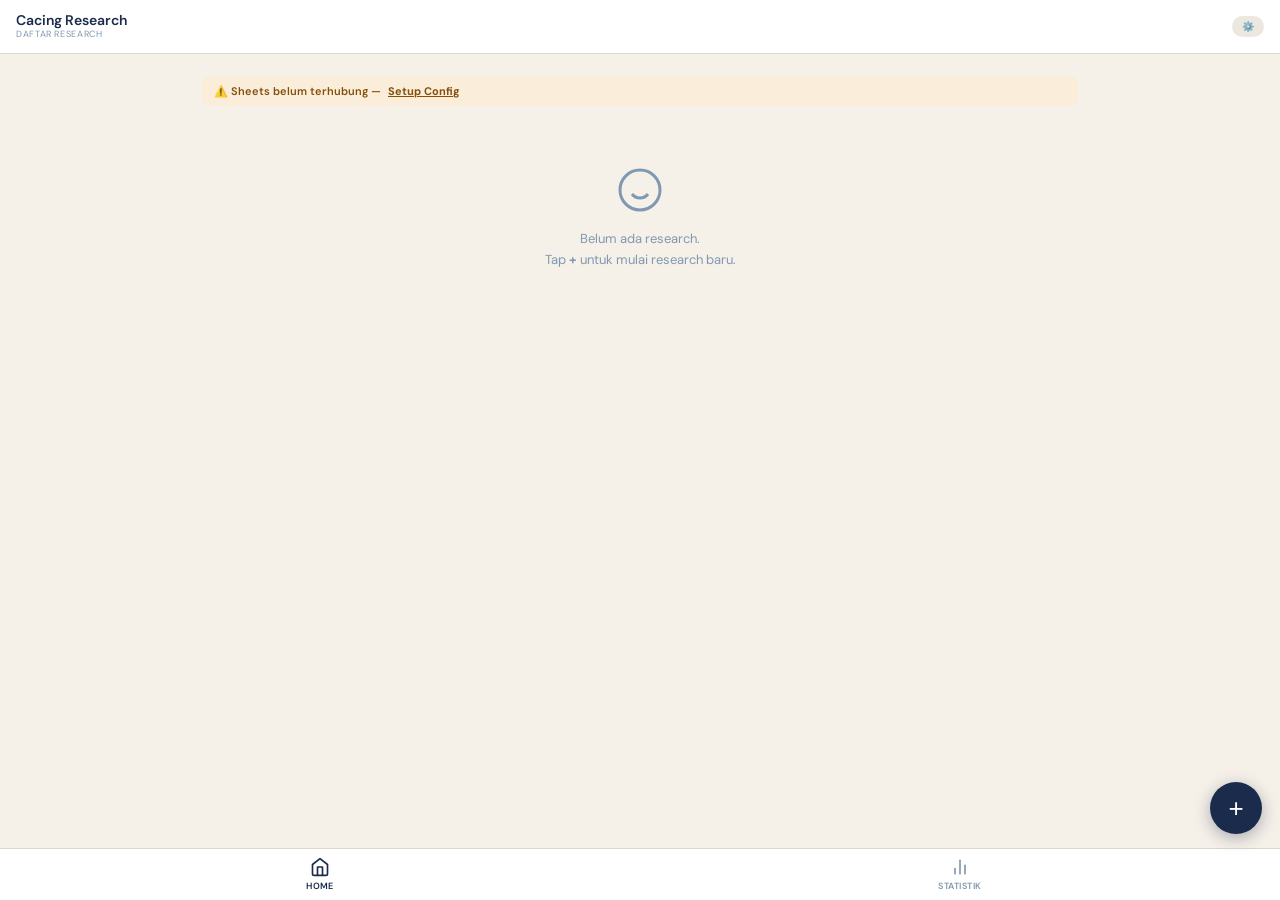
<file: pwa/index.html>
<!DOCTYPE html>
<html lang="id">
<head>
<meta charset="UTF-8">
<meta name="viewport" content="width=device-width, initial-scale=1, viewport-fit=cover">
<meta name="theme-color" content="#1B2B4B">
<meta name="apple-mobile-web-app-capable" content="yes">
<meta name="apple-mobile-web-app-status-bar-style" content="default">
<meta name="apple-mobile-web-app-title" content="Cacing Research">
<title>Cacing Research</title>
<link rel="manifest" href="manifest.json">
<link href="https://fonts.googleapis.com/css2?family=DM+Sans:wght@300;400;500;600;700&display=swap" rel="stylesheet">
<style>
*{box-sizing:border-box;margin:0;padding:0;-webkit-tap-highlight-color:transparent;}
:root{
  --navy:#1B2B4B;--navy2:#243659;
  --steel:#4A7B8C;--steel2:#5A8F9F;--steel3:#C8DDE2;
  --cream:#F5F0E8;--cream2:#EDE8DF;--cream3:#DDD6CA;
  --white:#FFFFFF;
  --text1:#1B2B4B;--text2:#4A6080;--text3:#8098B0;
  --success:#2E7D5E;--success-bg:#EAF3DE;--success-tx:#27500A;
  --danger:#8B2E2E;--warn-bg:#FAEEDA;--warn-tx:#854F0B;
  --r-sm:6px;--r-md:10px;--r-lg:14px;
  --header-h:54px;
}
html,body{height:100%;font-family:'DM Sans',sans-serif;background:var(--cream);color:var(--text1);-webkit-text-size-adjust:100%;overscroll-behavior-y:none;}
body{display:flex;flex-direction:column;min-height:100vh;}
.app{display:flex;flex-direction:column;min-height:100vh;padding-bottom:calc(60px + env(safe-area-inset-bottom));}

/* HEADER */
header{background:var(--white);display:flex;align-items:center;gap:9px;padding:0 16px;
  position:sticky;top:0;z-index:40;border-bottom:1px solid var(--cream3);flex-shrink:0;
  padding-top:env(safe-area-inset-top);height:calc(var(--header-h) + env(safe-area-inset-top));}
.h-back{background:none;border:none;color:var(--steel);cursor:pointer;font-size:22px;
  width:34px;height:34px;display:flex;align-items:center;justify-content:center;margin-left:-6px;display:none;}
header h1{font-size:14px;font-weight:600;color:var(--navy);}
header .h-sub{font-size:9px;color:var(--text3);text-transform:uppercase;letter-spacing:.07em;margin-top:2px;}
header .h-titles{display:flex;flex-direction:column;line-height:1.1;flex:1;}
.h-badge{font-size:10px;font-weight:700;padding:3px 10px;border-radius:20px;margin-left:auto;border:none;cursor:pointer;font-family:inherit;}
.h-badge.aktif{background:var(--success-bg);color:var(--success-tx);}
.h-badge.selesai{background:var(--cream2);color:var(--text3);}
.h-right{margin-left:auto;font-size:10px;font-weight:600;color:var(--steel);background:var(--cream2);padding:4px 10px;border-radius:20px;border:none;cursor:pointer;font-family:inherit;}

/* CONTENT */
.content{flex:1;padding:14px;max-width:920px;width:100%;margin:0 auto;}
.view{display:none;}.view.active{display:block;animation:fade .18s ease;}
@keyframes fade{from{opacity:0;transform:translateY(4px);}to{opacity:1;transform:none;}}
.section-lbl{font-size:10px;color:var(--text3);text-transform:uppercase;letter-spacing:.08em;
  font-weight:600;margin:16px 2px 8px;display:flex;align-items:center;gap:7px;}
.section-lbl::after{content:'';flex:1;height:1px;background:var(--cream3);}

/* FORM */
.form-card{background:var(--white);border:1px solid var(--cream3);border-radius:var(--r-lg);padding:14px;margin-bottom:12px;}
.field{margin-bottom:13px;}.field:last-child{margin-bottom:0;}
.field>label{display:block;font-size:10px;font-weight:600;color:var(--text3);text-transform:uppercase;letter-spacing:.04em;margin-bottom:5px;}
.field .req{color:var(--danger);}
input,select,textarea{width:100%;font-family:inherit;font-size:14px;color:var(--text1);
  background:var(--cream);border:1px solid var(--cream3);border-radius:var(--r-sm);
  padding:10px 11px;outline:none;transition:border-color .12s,background .12s;}
input:focus,select:focus,textarea:focus{border-color:var(--steel2);background:var(--white);}
select{appearance:none;background-image:url("data:image/svg+xml;utf8,<svg xmlns='http://www.w3.org/2000/svg' width='14' height='14' viewBox='0 0 24 24' fill='none' stroke='%238098B0' stroke-width='2'><polyline points='6 9 12 15 18 9'/></svg>");
  background-repeat:no-repeat;background-position:right 10px center;padding-right:32px;}
textarea{resize:vertical;min-height:62px;}
.field-row{display:flex;gap:9px;}.field-row>.field{flex:1;}

/* BUTTONS */
.btn{padding:12px 16px;border-radius:var(--r-md);font-size:14px;font-weight:600;cursor:pointer;
  border:none;font-family:inherit;transition:all .12s;display:inline-flex;align-items:center;justify-content:center;gap:7px;}
.btn:active{transform:scale(.98);}
.btn-primary{background:var(--navy);color:#fff;}
.btn-danger{background:transparent;color:var(--danger);border:1px solid rgba(139,46,46,.2);}
.btn-ghost{background:var(--cream2);color:var(--text2);}
.btn-block{width:100%;}
.btn:disabled{opacity:.5;cursor:not-allowed;}
.btn-sm{padding:7px 12px;font-size:12px;}

/* BOTTOM NAV */
.bot-nav{position:fixed;bottom:0;left:0;right:0;height:calc(52px + env(safe-area-inset-bottom));
  background:var(--white);border-top:1px solid var(--cream3);display:flex;z-index:50;padding-bottom:env(safe-area-inset-bottom);}
.bot-nav button{flex:1;display:flex;flex-direction:column;align-items:center;justify-content:center;
  gap:3px;background:none;border:none;font-family:inherit;font-size:9px;font-weight:600;
  color:var(--text3);cursor:pointer;transition:color .12s;text-transform:uppercase;letter-spacing:.05em;}
.bot-nav button.active{color:var(--navy);}

/* FAB */
.fab{position:fixed;bottom:calc(52px + env(safe-area-inset-bottom) + 14px);right:18px;
  width:52px;height:52px;border-radius:50%;background:var(--navy);color:#fff;
  border:none;font-size:26px;cursor:pointer;display:flex;align-items:center;justify-content:center;
  box-shadow:0 4px 16px rgba(27,43,75,.35);z-index:60;transition:transform .12s,opacity .2s;}
.fab:active{transform:scale(.94);}
.fab.hidden{opacity:0;pointer-events:none;}

/* RESEARCH CARD (home) */
.res-card{background:var(--white);border:1px solid var(--cream3);border-radius:var(--r-lg);
  padding:14px;margin-bottom:10px;cursor:pointer;transition:box-shadow .12s;
  border-left:4px solid var(--steel);}
.res-card.selesai{border-left-color:var(--cream3);}
.res-card:active{box-shadow:0 2px 12px rgba(27,43,75,.1);}
.res-header{display:flex;align-items:flex-start;justify-content:space-between;gap:8px;margin-bottom:10px;}
.res-nama{font-size:15px;font-weight:700;color:var(--navy);}
.res-jenis{font-size:10px;font-weight:700;background:var(--navy);color:#fff;border-radius:20px;padding:3px 10px;white-space:nowrap;}
.res-jenis.selesai{background:var(--cream3);color:var(--text3);}
.res-grid{display:grid;grid-template-columns:1fr 1fr 1fr;gap:6px;}
.res-item{background:var(--cream);border-radius:var(--r-sm);padding:6px 8px;}
.res-item-lbl{font-size:9px;font-weight:700;color:var(--text3);text-transform:uppercase;}
.res-item-val{font-size:12px;font-weight:600;color:var(--text1);margin-top:1px;}
.res-footer{display:flex;align-items:center;justify-content:space-between;margin-top:10px;}
.res-days{font-size:11px;color:var(--steel);font-weight:600;}
.res-date{font-size:10px;color:var(--text3);}

/* LOG HARIAN (detail view) */
.log-timeline{position:relative;padding-left:24px;}
.log-timeline::before{content:'';position:absolute;left:7px;top:0;bottom:0;width:2px;background:var(--cream3);}
.log-item{position:relative;margin-bottom:16px;}
.log-item::before{content:'';position:absolute;left:-20px;top:14px;width:10px;height:10px;
  border-radius:50%;background:var(--steel);border:2px solid var(--white);box-shadow:0 0 0 2px var(--steel3);}
.log-card{background:var(--white);border:1px solid var(--cream3);border-radius:var(--r-lg);padding:12px;}
.log-head{display:flex;align-items:center;justify-content:space-between;margin-bottom:8px;}
.log-hari{font-size:11px;font-weight:700;color:var(--navy);}
.log-date{font-size:10px;color:var(--text3);}
.log-grid{display:grid;grid-template-columns:1fr 1fr;gap:6px;margin-bottom:8px;}
.log-item-box{background:var(--cream);border-radius:var(--r-sm);padding:6px 8px;}
.log-item-lbl{font-size:9px;font-weight:700;color:var(--text3);text-transform:uppercase;}
.log-item-val{font-size:13px;font-weight:600;color:var(--text1);margin-top:1px;}
.log-notes{font-size:12px;color:var(--text2);background:var(--cream);border-radius:var(--r-sm);padding:8px;line-height:1.5;}
.log-photos{display:flex;gap:6px;margin-top:8px;overflow-x:auto;}
.log-photo{width:60px;height:60px;object-fit:cover;border-radius:var(--r-sm);flex-shrink:0;}
.log-del{background:none;border:none;color:var(--text3);font-size:11px;cursor:pointer;margin-top:6px;font-family:inherit;padding:0;}
.log-del:hover{color:var(--danger);}

/* DETAIL HEADER INFO */
.detail-info{background:var(--white);border:1px solid var(--cream3);border-radius:var(--r-lg);padding:14px;margin-bottom:14px;}
.detail-grid{display:grid;grid-template-columns:1fr 1fr;gap:8px;}
.detail-item{background:var(--cream);border-radius:var(--r-sm);padding:8px 10px;}
.detail-lbl{font-size:9px;font-weight:700;color:var(--text3);text-transform:uppercase;}
.detail-val{font-size:13px;font-weight:600;color:var(--text1);margin-top:2px;}
.detail-actions{display:flex;gap:8px;margin-top:10px;}

/* STATISTIK */
.stat-grid{display:grid;grid-template-columns:1fr 1fr;gap:10px;margin-bottom:14px;}
.stat-card{background:var(--white);border:1px solid var(--cream3);border-radius:var(--r-lg);padding:14px;}
.stat-card.wide{grid-column:span 2;}
.stat-num{font-size:28px;font-weight:700;color:var(--navy);}
.stat-lbl{font-size:10px;color:var(--text3);text-transform:uppercase;letter-spacing:.05em;margin-top:2px;}

/* SYNC BAR */
.sync-bar{font-size:11px;font-weight:600;padding:8px 12px;border-radius:var(--r-sm);margin-bottom:12px;display:flex;align-items:center;gap:7px;}
.sync-bar.ok{background:var(--success-bg);color:var(--success-tx);}
.sync-bar.err{background:var(--warn-bg);color:var(--warn-tx);}
.sync-bar a{color:inherit;font-weight:700;}

/* CONFIG */
.config-hint{font-size:12px;color:var(--text2);line-height:1.7;margin-bottom:14px;background:var(--cream);border-radius:var(--r-md);padding:12px;}
.config-hint code{font-size:11px;background:var(--cream2);padding:1px 5px;border-radius:3px;color:#BA7517;}
.config-hint a{color:var(--steel);font-weight:600;}

/* MODAL */
.modal-overlay{position:fixed;inset:0;background:rgba(0,0,0,.45);z-index:100;
  display:flex;align-items:flex-end;opacity:0;pointer-events:none;transition:opacity .2s;}
.modal-overlay.open{opacity:1;pointer-events:all;}
.modal-sheet{background:var(--white);border-radius:20px 20px 0 0;width:100%;
  max-height:92vh;overflow-y:auto;transform:translateY(40px);transition:transform .22s;}
.modal-overlay.open .modal-sheet{transform:translateY(0);}
.modal-head{position:sticky;top:0;background:var(--white);padding:16px 16px 12px;
  border-bottom:1px solid var(--cream3);display:flex;align-items:center;justify-content:space-between;z-index:2;}
.modal-title{font-size:16px;font-weight:700;color:var(--navy);}
.modal-close{background:none;border:none;font-size:22px;color:var(--text3);cursor:pointer;
  width:34px;height:34px;display:flex;align-items:center;justify-content:center;border-radius:50%;}
.modal-body{padding:14px 16px;padding-bottom:32px;}

/* FOTO */
.photo-strip{display:flex;gap:8px;overflow-x:auto;padding-bottom:4px;margin-top:4px;}
.photo-thumb{position:relative;width:72px;height:72px;flex-shrink:0;}
.photo-thumb img{width:72px;height:72px;object-fit:cover;border-radius:var(--r-sm);}
.photo-thumb .rm{position:absolute;top:-6px;right:-6px;width:20px;height:20px;
  background:var(--danger);color:#fff;border:none;border-radius:50%;font-size:13px;cursor:pointer;
  display:flex;align-items:center;justify-content:center;}
.photo-add{width:72px;height:72px;flex-shrink:0;border:2px dashed var(--cream3);
  border-radius:var(--r-sm);display:flex;align-items:center;justify-content:center;
  font-size:26px;color:var(--text3);cursor:pointer;background:var(--cream);}

/* TOAST */
.toast{position:fixed;bottom:calc(60px + 14px);left:50%;transform:translateX(-50%) translateY(20px);
  background:var(--navy);color:#fff;padding:12px 18px;border-radius:var(--r-md);font-size:13px;font-weight:500;
  box-shadow:0 6px 22px rgba(27,43,75,.35);z-index:300;display:flex;align-items:center;gap:9px;
  opacity:0;pointer-events:none;transition:all .25s;max-width:90vw;}
.toast.show{opacity:1;transform:translateX(-50%) translateY(0);}
.toast.err{background:var(--danger);}
.toast-ic{width:20px;height:20px;border-radius:50%;background:rgba(255,255,255,.2);display:flex;align-items:center;justify-content:center;flex-shrink:0;font-size:12px;}

/* MISC */
.empty{text-align:center;padding:48px 24px;color:var(--text3);}
.empty p{font-size:13px;line-height:1.6;margin-top:10px;}
.spinner-sm{width:14px;height:14px;border:2px solid currentColor;border-top-color:transparent;border-radius:50%;display:inline-block;animation:spin .6s linear infinite;}
@keyframes spin{to{transform:rotate(360deg);}}
@media(min-width:560px){.content{padding:22px;}}
</style>
</head>
<body>

<div class="app" id="app">

  <!-- HEADER -->
  <header>
    <button class="h-back" id="h-back">‹</button>
    <div class="h-titles">
      <h1 id="h-title">Cacing Research</h1>
      <span class="h-sub" id="h-sub">Daftar Research</span>
    </div>
    <button class="h-right" id="btn-config">⚙️</button>
  </header>

  <main class="content">

    <!-- VIEW: HOME (daftar research) -->
    <div class="view active" id="view-home">
      <div id="sync-status"></div>
      <div id="res-list"></div>
    </div>

    <!-- VIEW: DETAIL RESEARCH -->
    <div class="view" id="view-detail">
      <div id="detail-info"></div>
      <div class="section-lbl">Log Pengamatan Harian</div>
      <div class="log-timeline" id="log-list"></div>
    </div>

    <!-- VIEW: STATISTIK -->
    <div class="view" id="view-stats">
      <div class="section-lbl">Ringkasan</div>
      <div class="stat-grid">
        <div class="stat-card"><div class="stat-num" id="s-total">-</div><div class="stat-lbl">Total Research</div></div>
        <div class="stat-card"><div class="stat-num" id="s-aktif">-</div><div class="stat-lbl">Sedang Aktif</div></div>
        <div class="stat-card wide"><div class="stat-num" id="s-hari">-</div><div class="stat-lbl">Total Hari Pengamatan</div></div>
      </div>
      <div class="section-lbl">Per Jenis Cacing</div>
      <div class="form-card" id="s-jenis"></div>
    </div>

    <!-- VIEW: CONFIG -->
    <div class="view" id="view-config">
      <div class="form-card">
        <div class="config-hint">
          🔧 <strong>Setup Google Sheets</strong><br><br>
          1. Buka <a href="https://sheets.google.com" target="_blank">sheets.google.com</a> → buat spreadsheet baru<br>
          2. <strong>Ekstensi → Apps Script</strong> → paste kode dari repo<br>
          3. Run <code>setupSheet()</code> → Deploy sebagai Web App<br>
          4. Paste URL di bawah
        </div>
        <div class="field">
          <label>URL Apps Script <span class="req">*</span></label>
          <input type="url" id="cfg-url" placeholder="https://script.google.com/macros/s/.../exec">
        </div>
        <div class="field">
          <label>Nama Peneliti</label>
          <input type="text" id="cfg-nama" placeholder="Nama kamu">
        </div>
        <button class="btn btn-primary btn-block" id="btn-save-config">💾 Simpan Config</button>
        <div id="cfg-test-result" style="margin-top:10px;font-size:12px;"></div>
      </div>
      <button class="btn btn-ghost btn-block" id="btn-test-conn" style="margin-top:8px;">🔗 Test Koneksi</button>
    </div>

  </main>

  <!-- BOTTOM NAV -->
  <nav class="bot-nav" id="bot-nav">
    <button class="active" data-view="view-home" id="nav-home">
      <svg width="20" height="20" viewBox="0 0 24 24" fill="none" stroke="currentColor" stroke-width="2" stroke-linecap="round" stroke-linejoin="round"><path d="M3 9l9-7 9 7v11a2 2 0 0 1-2 2H5a2 2 0 0 1-2-2z"/><polyline points="9 22 9 12 15 12 15 22"/></svg>
      Home
    </button>
    <button data-view="view-stats" id="nav-stats">
      <svg width="20" height="20" viewBox="0 0 24 24" fill="none" stroke="currentColor" stroke-width="2" stroke-linecap="round" stroke-linejoin="round"><line x1="18" y1="20" x2="18" y2="10"/><line x1="12" y1="20" x2="12" y2="4"/><line x1="6" y1="20" x2="6" y2="14"/></svg>
      Statistik
    </button>
  </nav>

  <!-- FAB -->
  <button class="fab" id="fab">+</button>
</div>

<!-- MODAL: RESEARCH BARU -->
<div class="modal-overlay" id="modal-research">
  <div class="modal-sheet">
    <div class="modal-head">
      <span class="modal-title">Research Baru</span>
      <button class="modal-close" data-modal="modal-research">✕</button>
    </div>
    <div class="modal-body">
      <div class="section-lbl">Identitas Research</div>
      <div class="form-card">
        <div class="field">
          <label>Nama Research <span class="req">*</span></label>
          <input type="text" id="r-nama" placeholder="cth: Batch ANC September 2026">
        </div>
        <div class="field">
          <label>Jenis Cacing <span class="req">*</span></label>
          <select id="r-jenis">
            <option value="">— pilih —</option>
            <option>ANC (African Night Crawler)</option>
            <option>BSF (Black Soldier Fly)</option>
            <option>Lumbricus Rubellus</option>
            <option>Eisenia Fetida (Red Worm)</option>
            <option value="Lainnya">Lainnya...</option>
          </select>
        </div>
        <div class="field" id="r-field-jenis-lain" style="display:none;">
          <label>Tulis Jenis Cacing</label>
          <input type="text" id="r-jenis-lain" placeholder="Jenis cacing...">
        </div>
      </div>
      <div class="section-lbl">Setup Awal</div>
      <div class="form-card">
        <div class="field-row">
          <div class="field">
            <label>Jumlah Bibit</label>
            <input type="text" id="r-bibit" placeholder="cth: 1000 ekor">
          </div>
          <div class="field">
            <label>Kascing (kg)</label>
            <input type="number" id="r-kascing" placeholder="0.0" step="0.1" min="0">
          </div>
        </div>
        <div class="field">
          <label>Pretreatment Pakan</label>
          <select id="r-pretreatment">
            <option value="">— tidak ada —</option>
            <option>Fermentasi</option>
            <option>Pengomposan</option>
            <option>Blanching</option>
            <option>Dicacah/Diblender</option>
            <option>Campuran</option>
            <option value="Lainnya">Lainnya...</option>
          </select>
        </div>
        <div class="field" id="r-field-treat-lain" style="display:none;">
          <label>Detail Pretreatment</label>
          <input type="text" id="r-treat-lain" placeholder="Jelaskan...">
        </div>
      </div>
      <button class="btn btn-primary btn-block" id="btn-simpan-research">🪱 Mulai Research</button>
    </div>
  </div>
</div>

<!-- MODAL: PENGAMATAN HARIAN -->
<div class="modal-overlay" id="modal-log">
  <div class="modal-sheet">
    <div class="modal-head">
      <span class="modal-title" id="modal-log-title">Pengamatan Hari ke-?</span>
      <button class="modal-close" data-modal="modal-log">✕</button>
    </div>
    <div class="modal-body">
      <div class="section-lbl">Data Hari Ini</div>
      <div class="form-card">
        <div class="field">
          <label>Jumlah Limbah Masuk (kg)</label>
          <input type="number" id="l-limbah" placeholder="0.0" step="0.1" min="0">
        </div>
        <div class="field">
          <label>Catatan Pengamatan</label>
          <textarea id="l-catatan" rows="3" placeholder="Kondisi cacing, pertumbuhan, anomali, suhu..."></textarea>
        </div>
      </div>
      <div class="section-lbl">Foto Dokumentasi</div>
      <div class="form-card">
        <div class="photo-strip" id="log-photo-strip">
          <div class="photo-add" id="log-photo-add">📷</div>
        </div>
        <input type="file" id="log-photo-input" accept="image/*" multiple style="display:none;">
        <p style="font-size:10px;color:var(--text3);margin-top:6px;">Tap 📷 untuk foto / pilih galeri</p>
      </div>
      <button class="btn btn-primary btn-block" id="btn-simpan-log">✓ Simpan Pengamatan</button>
    </div>
  </div>
</div>

<!-- TOAST -->
<div class="toast" id="toast"><span class="toast-ic" id="toast-ic">✓</span><span id="toast-msg"></span></div>

<script src="app.js"></script>
</body>
</html>
</file>
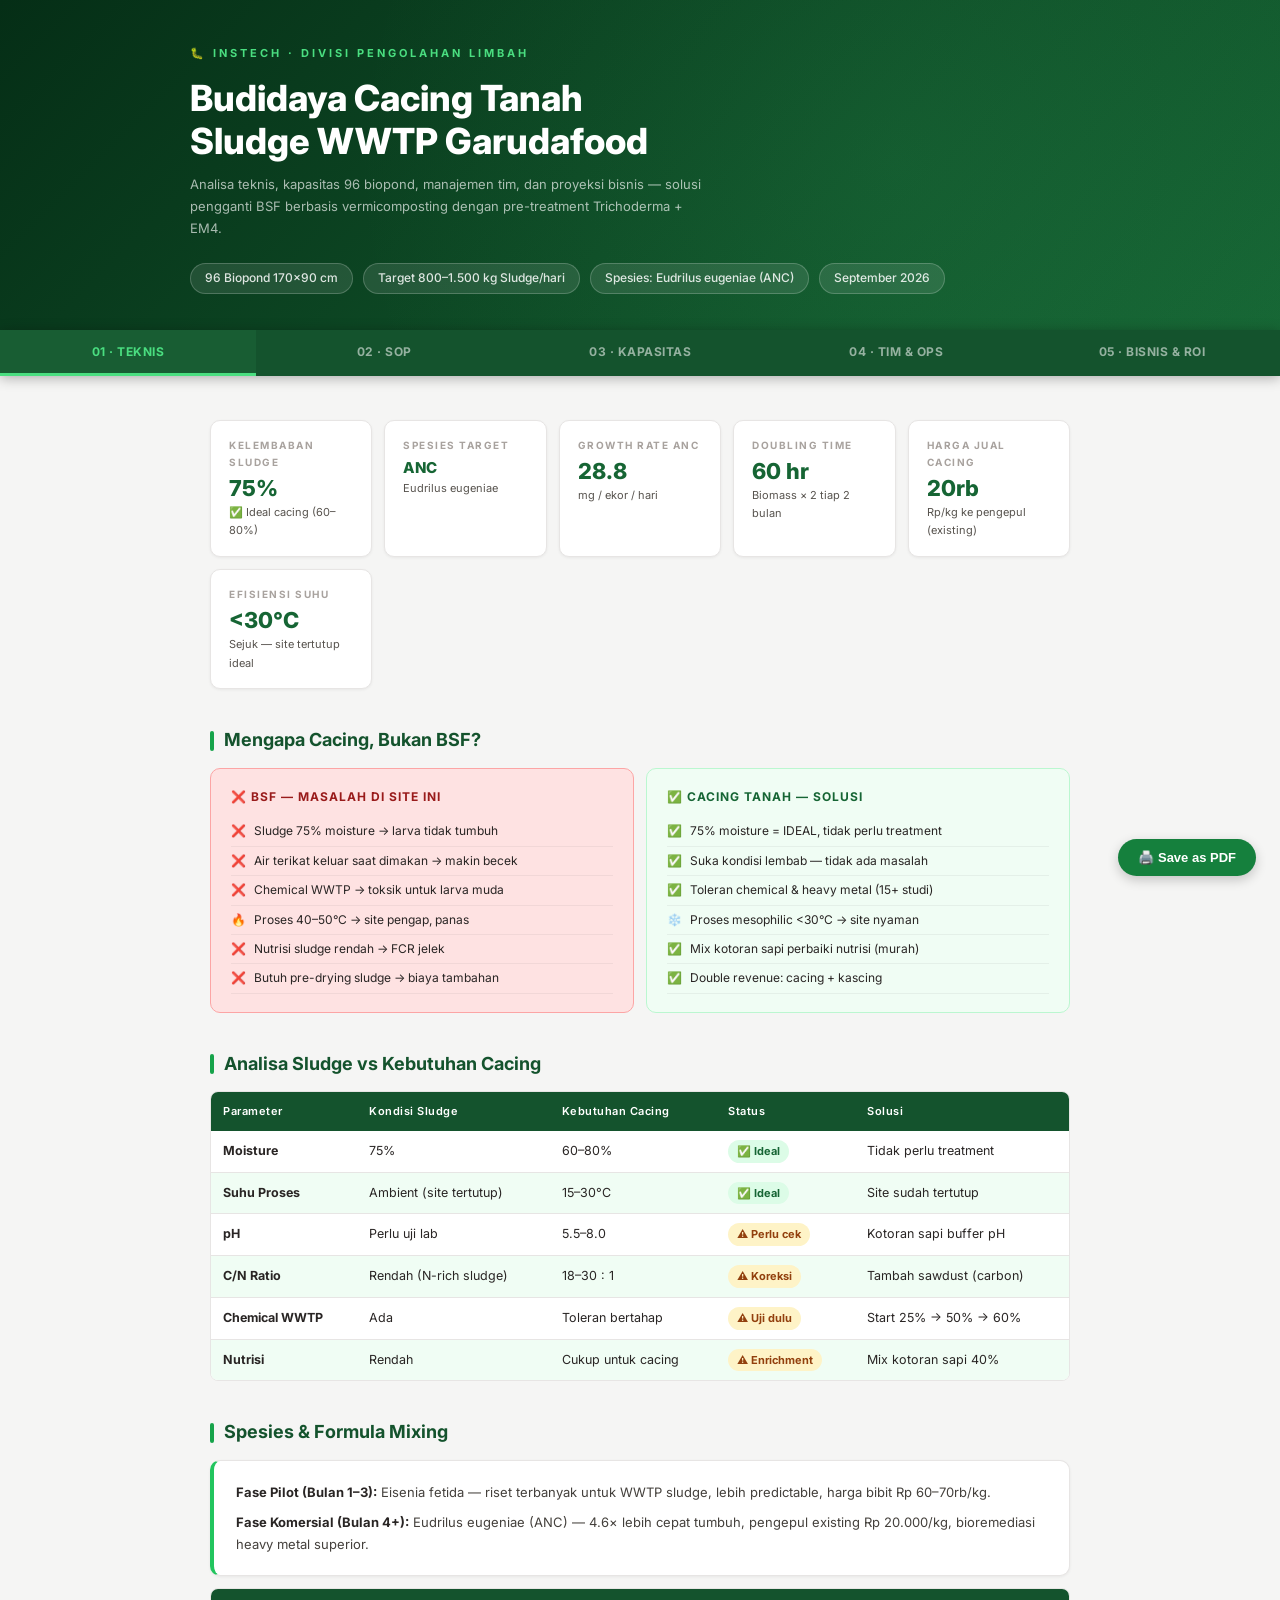
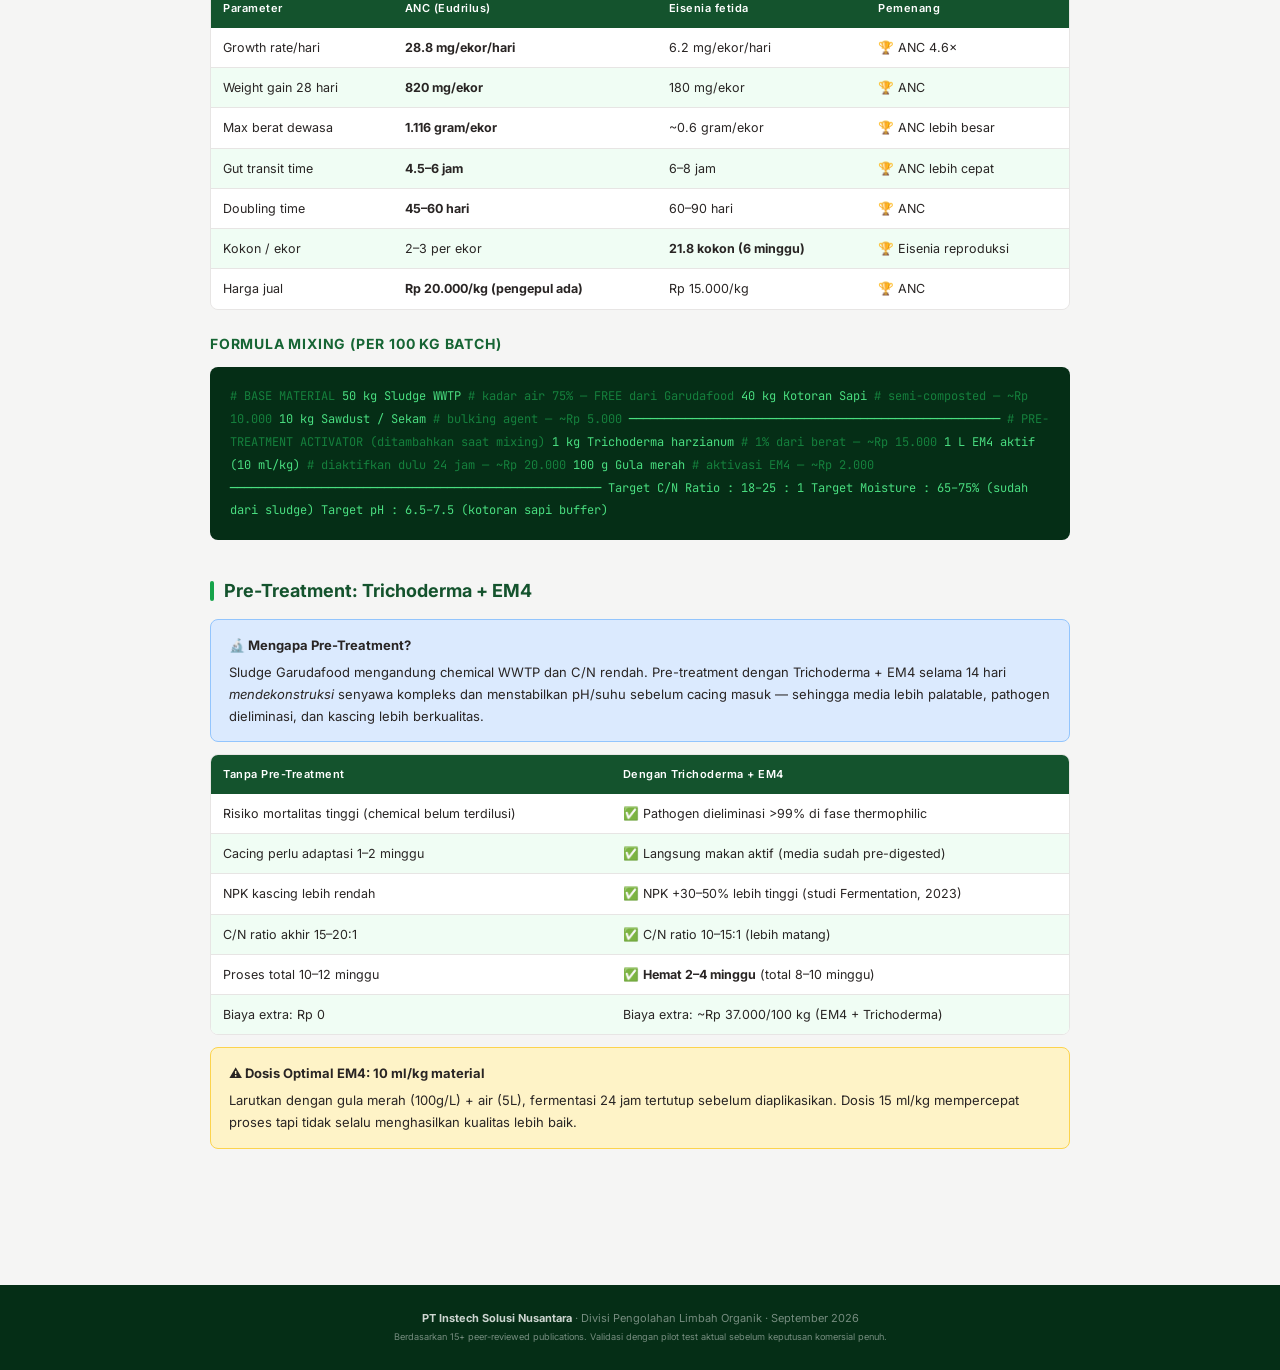
<file: report_cacing.html>
<!DOCTYPE html>
<html lang="id">
<head>
<meta charset="UTF-8">
<meta name="viewport" content="width=device-width, initial-scale=1.0">
<title>Cacing Garudafood — InsTech</title>
<style>
@import url('https://fonts.googleapis.com/css2?family=Inter:wght@300;400;500;600;700;800&family=JetBrains+Mono:wght@400;500&display=swap');
:root {
  --g950:#052e16;--g900:#14532d;--g800:#166534;--g700:#15803d;--g600:#16a34a;
  --g500:#22c55e;--g400:#4ade80;--g200:#bbf7d0;--g100:#dcfce7;--g50:#f0fdf4;
  --e800:#292524;--e700:#44403c;--e600:#57534e;--e400:#a8a29e;--e200:#e7e5e4;--e100:#f5f5f4;
  --amber:#f59e0b;--amberL:#fef3c7;--red:#ef4444;--redL:#fee2e2;--blue:#3b82f6;--blueL:#dbeafe;
}
*{box-sizing:border-box;margin:0;padding:0}
body{font-family:'Inter',sans-serif;background:var(--e100);color:var(--e800);font-size:14px;line-height:1.7}
@media print{body{background:white;font-size:11px}.no-print{display:none!important}.tab-panel{display:block!important}.tabs-nav{position:static}}

/* ── HEADER ── */
header{background:linear-gradient(135deg,var(--g950),var(--g800));color:white;padding:44px 24px 36px;position:relative;overflow:hidden}
header::before{content:'';position:absolute;inset:0;background:radial-gradient(circle at 70% 50%,rgba(74,222,128,.08),transparent 60%)}
.hdr-inner{max-width:900px;margin:0 auto;position:relative}
.hdr-brand{font-size:11px;font-weight:700;letter-spacing:3px;color:var(--g400);text-transform:uppercase;margin-bottom:14px}
header h1{font-size:clamp(24px,4vw,36px);font-weight:800;line-height:1.2;margin-bottom:10px}
header p{font-size:13px;color:rgba(255,255,255,.65);max-width:520px;margin-bottom:24px}
.hdr-tags{display:flex;flex-wrap:wrap;gap:10px}
.hdr-tag{background:rgba(255,255,255,.1);border:1px solid rgba(255,255,255,.2);border-radius:99px;padding:4px 14px;font-size:12px;font-weight:500;color:rgba(255,255,255,.85)}

/* ── TABS NAV ── */
.tabs-nav{position:sticky;top:0;z-index:100;background:var(--g900);display:flex;overflow-x:auto;box-shadow:0 2px 12px rgba(0,0,0,.3)}
.tab-btn{flex:1;min-width:110px;padding:14px 16px;background:transparent;border:none;border-bottom:3px solid transparent;color:rgba(255,255,255,.55);font-family:inherit;font-size:12px;font-weight:700;cursor:pointer;white-space:nowrap;letter-spacing:.5px;text-transform:uppercase;transition:all .2s}
.tab-btn:hover{color:white;background:rgba(255,255,255,.05)}
.tab-btn.active{color:var(--g400);border-bottom-color:var(--g400);background:rgba(74,222,128,.07)}
.tab-panel{display:none}
.tab-panel.active{display:block}

/* ── LAYOUT ── */
.wrap{max-width:900px;margin:0 auto;padding:28px 20px 60px}
section{margin-bottom:36px}

/* ── TYPOGRAPHY ── */
h2{font-size:18px;font-weight:700;color:var(--g900);margin:32px 0 12px;display:flex;align-items:center;gap:10px}
h2::before{content:'';display:block;width:4px;height:20px;background:var(--g600);border-radius:2px;flex-shrink:0}
h3{font-size:14px;font-weight:700;color:var(--g800);margin:22px 0 8px;text-transform:uppercase;letter-spacing:.8px}
p{font-size:13px;color:var(--e700);margin-bottom:8px}
strong{color:var(--e800)}

/* ── KPI GRID ── */
.kpi-grid{display:grid;grid-template-columns:repeat(auto-fit,minmax(150px,1fr));gap:12px;margin:16px 0}
.kpi{background:white;border:1px solid var(--e200);border-radius:10px;padding:16px 18px;box-shadow:0 1px 3px rgba(0,0,0,.06)}
.kpi-label{font-size:10px;font-weight:700;text-transform:uppercase;letter-spacing:1.5px;color:var(--e400);margin-bottom:6px}
.kpi-val{font-size:22px;font-weight:800;color:var(--g800);line-height:1}
.kpi-sub{font-size:11px;color:var(--e600);margin-top:4px}

/* ── CARDS ── */
.card{background:white;border:1px solid var(--e200);border-radius:10px;padding:20px 22px;margin-bottom:12px;box-shadow:0 1px 3px rgba(0,0,0,.06)}
.card.green{border-left:4px solid var(--g500)}
.card.amber{border-left:4px solid var(--amber)}
.card.red{border-left:4px solid var(--red)}
.card.blue{border-left:4px solid var(--blue)}
.card-grid{display:grid;grid-template-columns:repeat(auto-fit,minmax(200px,1fr));gap:12px;margin:12px 0}
.role-card{background:white;border:1px solid var(--e200);border-radius:10px;padding:16px;border-top:4px solid var(--g600)}
.role-card .role{font-size:10px;font-weight:700;text-transform:uppercase;letter-spacing:1px;color:var(--e400);margin-bottom:6px}
.role-card .title{font-size:15px;font-weight:700;color:var(--g900);margin-bottom:8px}
.role-card ul{list-style:none;font-size:12px;color:var(--e700)}
.role-card ul li{padding:3px 0;border-bottom:1px solid var(--e100)}
.role-card ul li:last-child{border:none}

/* ── TABLES ── */
.tbl{overflow-x:auto;margin:12px 0;border-radius:8px;border:1px solid var(--e200)}
table{width:100%;border-collapse:collapse;background:white;font-size:12.5px}
thead{background:var(--g900);color:white}
thead th{padding:10px 12px;text-align:left;font-weight:600;font-size:11px;letter-spacing:.5px}
tbody tr:nth-child(even){background:var(--g50)}
tbody td{padding:9px 12px;border-bottom:1px solid var(--e200);vertical-align:top}
tbody tr:last-child td{border-bottom:none}
tbody tr.highlight-row{background:#fff7ed!important}
tbody tr.win-row{background:var(--g50)!important;font-weight:600}

/* ── BADGES ── */
.ok{display:inline-flex;align-items:center;gap:3px;background:var(--g100);color:var(--g800);border-radius:99px;padding:2px 9px;font-size:11px;font-weight:700}
.warn{display:inline-flex;align-items:center;gap:3px;background:var(--amberL);color:#92400e;border-radius:99px;padding:2px 9px;font-size:11px;font-weight:700}
.bad{display:inline-flex;align-items:center;gap:3px;background:var(--redL);color:#991b1b;border-radius:99px;padding:2px 9px;font-size:11px;font-weight:700}
.tag{display:inline-block;background:var(--g100);color:var(--g800);border-radius:4px;padding:1px 7px;font-size:11px;font-weight:700}

/* ── HIGHLIGHT BOX ── */
.box{border-radius:8px;padding:14px 18px;margin:12px 0;font-size:13px}
.box-green{background:var(--g50);border:1px solid var(--g200)}
.box-amber{background:var(--amberL);border:1px solid #fcd34d}
.box-red{background:var(--redL);border:1px solid #fca5a5}
.box-blue{background:var(--blueL);border:1px solid #93c5fd}
.box strong{display:block;margin-bottom:5px}

/* ── FORMULA ── */
.formula{background:var(--g950);color:var(--g400);border-radius:8px;padding:18px 20px;font-family:'JetBrains Mono',monospace;font-size:12px;line-height:1.9;margin:12px 0}
.formula .c{color:var(--g700)}

/* ── STEPS ── */
.steps{counter-reset:s;display:flex;flex-direction:column;gap:10px}
.step{display:flex;gap:12px}
.step-n{counter-increment:s;width:26px;height:26px;border-radius:50%;background:var(--g700);color:white;font-size:11px;font-weight:700;display:flex;align-items:center;justify-content:center;flex-shrink:0;margin-top:2px}
.step-body .st{font-weight:600;font-size:13px;color:var(--e800)}
.step-body .sd{font-size:12px;color:var(--e600);margin-top:3px}

/* ── COMPARE ── */
.cmp{display:grid;grid-template-columns:1fr 1fr;gap:12px;margin:12px 0}
.cmp-box{border-radius:10px;padding:18px 20px}
.cmp-g{background:var(--g50);border:1px solid var(--g200)}
.cmp-r{background:var(--redL);border:1px solid #fca5a5}
.cmp-box h4{font-size:12px;font-weight:700;text-transform:uppercase;letter-spacing:1px;margin-bottom:10px}
.cmp-g h4{color:var(--g800)}
.cmp-r h4{color:#991b1b}
.cmp-box ul{list-style:none;font-size:12px}
.cmp-box ul li{padding:4px 0;display:flex;gap:8px;border-bottom:1px solid rgba(0,0,0,.05)}
@media(max-width:600px){.cmp{grid-template-columns:1fr}}

/* ── TIMELINE ── */
.timeline{position:relative;padding-left:28px}
.timeline::before{content:'';position:absolute;left:8px;top:0;bottom:0;width:2px;background:var(--g200)}
.tl{position:relative;margin-bottom:20px}
.tl-dot{position:absolute;left:-24px;top:4px;width:14px;height:14px;border-radius:50%;background:var(--g600);border:3px solid white;box-shadow:0 0 0 2px var(--g300,#86efac)}
.tl-week{font-size:10px;font-weight:700;text-transform:uppercase;letter-spacing:1px;color:var(--g700);margin-bottom:2px}
.tl-title{font-size:13px;font-weight:600;color:var(--e800)}
.tl-body{font-size:12px;color:var(--e600);margin-top:3px}

/* ── ROI BARS ── */
.bar-wrap{display:flex;flex-direction:column;gap:10px;margin:12px 0}
.bar-row{display:flex;align-items:center;gap:10px}
.bar-label{width:120px;font-size:12px;font-weight:600;color:var(--e700);flex-shrink:0;text-align:right}
.bar-track{flex:1;background:var(--e200);border-radius:99px;height:22px;overflow:hidden}
.bar-fill{height:100%;border-radius:99px;display:flex;align-items:center;padding-left:10px;font-size:11px;font-weight:700;color:white;white-space:nowrap}
.bar-val{font-size:12px;font-weight:700;color:var(--e700);width:100px;flex-shrink:0}

/* ── DIVIDER ── */
hr{border:none;border-top:1px solid var(--e200);margin:28px 0}

/* ── PRINT BTN ── */
.print-btn{position:fixed;bottom:24px;right:24px;background:var(--g700);color:white;border:none;border-radius:99px;padding:11px 20px;font-size:13px;font-weight:600;cursor:pointer;box-shadow:0 4px 12px rgba(0,0,0,.2);z-index:99;display:flex;align-items:center;gap:8px;transition:background .2s}
.print-btn:hover{background:var(--g800)}

footer{background:var(--g950);color:rgba(255,255,255,.45);text-align:center;padding:24px;font-size:11px;margin-top:40px}
footer strong{color:rgba(255,255,255,.8)}
</style>
</head>
<body>

<!-- HEADER -->
<header>
  <div class="hdr-inner">
    <div class="hdr-brand">🐛 InsTech · Divisi Pengolahan Limbah</div>
    <h1>Budidaya Cacing Tanah<br>Sludge WWTP Garudafood</h1>
    <p>Analisa teknis, kapasitas 96 biopond, manajemen tim, dan proyeksi bisnis — solusi pengganti BSF berbasis vermicomposting dengan pre-treatment Trichoderma + EM4.</p>
    <div class="hdr-tags">
      <span class="hdr-tag">96 Biopond 170×90 cm</span>
      <span class="hdr-tag">Target 800–1.500 kg Sludge/hari</span>
      <span class="hdr-tag">Spesies: Eudrilus eugeniae (ANC)</span>
      <span class="hdr-tag">September 2026</span>
    </div>
  </div>
</header>

<!-- TAB NAVIGATION -->
<nav class="tabs-nav" role="tablist">
  <button class="tab-btn active" onclick="switchTab('teknis',this)">01 · Teknis</button>
  <button class="tab-btn" onclick="switchTab('sop',this)">02 · SOP</button>
  <button class="tab-btn" onclick="switchTab('kapasitas',this)">03 · Kapasitas</button>
  <button class="tab-btn" onclick="switchTab('tim',this)">04 · Tim & Ops</button>
  <button class="tab-btn" onclick="switchTab('bisnis',this)">05 · Bisnis & ROI</button>
</nav>

<!-- ═══════════════════════════════════════════════════════ -->
<!-- TAB 1 — TEKNIS -->
<!-- ═══════════════════════════════════════════════════════ -->
<div id="tab-teknis" class="tab-panel active">
<div class="wrap">

  <section>
    <div class="kpi-grid">
      <div class="kpi"><div class="kpi-label">Kelembaban Sludge</div><div class="kpi-val">75%</div><div class="kpi-sub">✅ Ideal cacing (60–80%)</div></div>
      <div class="kpi"><div class="kpi-label">Spesies Target</div><div class="kpi-val" style="font-size:15px">ANC</div><div class="kpi-sub">Eudrilus eugeniae</div></div>
      <div class="kpi"><div class="kpi-label">Growth Rate ANC</div><div class="kpi-val">28.8</div><div class="kpi-sub">mg / ekor / hari</div></div>
      <div class="kpi"><div class="kpi-label">Doubling Time</div><div class="kpi-val">60 hr</div><div class="kpi-sub">Biomass × 2 tiap 2 bulan</div></div>
      <div class="kpi"><div class="kpi-label">Harga Jual Cacing</div><div class="kpi-val">20rb</div><div class="kpi-sub">Rp/kg ke pengepul (existing)</div></div>
      <div class="kpi"><div class="kpi-label">Efisiensi Suhu</div><div class="kpi-val">&lt;30°C</div><div class="kpi-sub">Sejuk — site tertutup ideal</div></div>
    </div>
  </section>

  <section>
    <h2>Mengapa Cacing, Bukan BSF?</h2>
    <div class="cmp">
      <div class="cmp-box cmp-r">
        <h4>❌ BSF — Masalah di Site Ini</h4>
        <ul>
          <li><span>❌</span> Sludge 75% moisture → larva tidak tumbuh</li>
          <li><span>❌</span> Air terikat keluar saat dimakan → makin becek</li>
          <li><span>❌</span> Chemical WWTP → toksik untuk larva muda</li>
          <li><span>🔥</span> Proses 40–50°C → site pengap, panas</li>
          <li><span>❌</span> Nutrisi sludge rendah → FCR jelek</li>
          <li><span>❌</span> Butuh pre-drying sludge → biaya tambahan</li>
        </ul>
      </div>
      <div class="cmp-box cmp-g">
        <h4>✅ Cacing Tanah — Solusi</h4>
        <ul>
          <li><span>✅</span> 75% moisture = IDEAL, tidak perlu treatment</li>
          <li><span>✅</span> Suka kondisi lembab — tidak ada masalah</li>
          <li><span>✅</span> Toleran chemical & heavy metal (15+ studi)</li>
          <li><span>❄️</span> Proses mesophilic &lt;30°C → site nyaman</li>
          <li><span>✅</span> Mix kotoran sapi perbaiki nutrisi (murah)</li>
          <li><span>✅</span> Double revenue: cacing + kascing</li>
        </ul>
      </div>
    </div>
  </section>

  <section>
    <h2>Analisa Sludge vs Kebutuhan Cacing</h2>
    <div class="tbl"><table>
      <thead><tr><th>Parameter</th><th>Kondisi Sludge</th><th>Kebutuhan Cacing</th><th>Status</th><th>Solusi</th></tr></thead>
      <tbody>
        <tr><td><strong>Moisture</strong></td><td>75%</td><td>60–80%</td><td><span class="ok">✅ Ideal</span></td><td>Tidak perlu treatment</td></tr>
        <tr><td><strong>Suhu Proses</strong></td><td>Ambient (site tertutup)</td><td>15–30°C</td><td><span class="ok">✅ Ideal</span></td><td>Site sudah tertutup</td></tr>
        <tr><td><strong>pH</strong></td><td>Perlu uji lab</td><td>5.5–8.0</td><td><span class="warn">⚠️ Perlu cek</span></td><td>Kotoran sapi buffer pH</td></tr>
        <tr><td><strong>C/N Ratio</strong></td><td>Rendah (N-rich sludge)</td><td>18–30 : 1</td><td><span class="warn">⚠️ Koreksi</span></td><td>Tambah sawdust (carbon)</td></tr>
        <tr><td><strong>Chemical WWTP</strong></td><td>Ada</td><td>Toleran bertahap</td><td><span class="warn">⚠️ Uji dulu</span></td><td>Start 25% → 50% → 60%</td></tr>
        <tr><td><strong>Nutrisi</strong></td><td>Rendah</td><td>Cukup untuk cacing</td><td><span class="warn">⚠️ Enrichment</span></td><td>Mix kotoran sapi 40%</td></tr>
      </tbody>
    </table></div>
  </section>

  <section>
    <h2>Spesies & Formula Mixing</h2>
    <div class="card green">
      <p><strong>Fase Pilot (Bulan 1–3):</strong> Eisenia fetida — riset terbanyak untuk WWTP sludge, lebih predictable, harga bibit Rp 60–70rb/kg.</p>
      <p style="margin:0"><strong>Fase Komersial (Bulan 4+):</strong> Eudrilus eugeniae (ANC) — 4.6× lebih cepat tumbuh, pengepul existing Rp 20.000/kg, bioremediasi heavy metal superior.</p>
    </div>
    <div class="tbl"><table>
      <thead><tr><th>Parameter</th><th>ANC (Eudrilus)</th><th>Eisenia fetida</th><th>Pemenang</th></tr></thead>
      <tbody>
        <tr><td>Growth rate/hari</td><td><strong>28.8 mg/ekor/hari</strong></td><td>6.2 mg/ekor/hari</td><td>🏆 ANC 4.6×</td></tr>
        <tr><td>Weight gain 28 hari</td><td><strong>820 mg/ekor</strong></td><td>180 mg/ekor</td><td>🏆 ANC</td></tr>
        <tr><td>Max berat dewasa</td><td><strong>1.116 gram/ekor</strong></td><td>~0.6 gram/ekor</td><td>🏆 ANC lebih besar</td></tr>
        <tr><td>Gut transit time</td><td><strong>4.5–6 jam</strong></td><td>6–8 jam</td><td>🏆 ANC lebih cepat</td></tr>
        <tr><td>Doubling time</td><td><strong>45–60 hari</strong></td><td>60–90 hari</td><td>🏆 ANC</td></tr>
        <tr><td>Kokon / ekor</td><td>2–3 per ekor</td><td><strong>21.8 kokon (6 minggu)</strong></td><td>🏆 Eisenia reproduksi</td></tr>
        <tr><td>Harga jual</td><td><strong>Rp 20.000/kg (pengepul ada)</strong></td><td>Rp 15.000/kg</td><td>🏆 ANC</td></tr>
      </tbody>
    </table></div>

    <h3>Formula Mixing (per 100 kg batch)</h3>
    <div class="formula">
<span class="c"># BASE MATERIAL</span>
50 kg  Sludge WWTP          <span class="c"># kadar air 75% — FREE dari Garudafood</span>
40 kg  Kotoran Sapi         <span class="c"># semi-composted — ~Rp 10.000</span>
10 kg  Sawdust / Sekam      <span class="c"># bulking agent — ~Rp 5.000</span>
─────────────────────────────────────────────────────
<span class="c"># PRE-TREATMENT ACTIVATOR (ditambahkan saat mixing)</span>
1 kg   Trichoderma harzianum <span class="c"># 1% dari berat — ~Rp 15.000</span>
1 L    EM4 aktif (10 ml/kg)  <span class="c"># diaktifkan dulu 24 jam — ~Rp 20.000</span>
100 g  Gula merah            <span class="c"># aktivasi EM4 — ~Rp 2.000</span>
─────────────────────────────────────────────────────
Target C/N Ratio : 18–25 : 1
Target Moisture  : 65–75%  (sudah dari sludge)
Target pH        : 6.5–7.5 (kotoran sapi buffer)</div>
  </section>

  <section>
    <h2>Pre-Treatment: Trichoderma + EM4</h2>
    <div class="box box-blue">
      <strong>🔬 Mengapa Pre-Treatment?</strong>
      Sludge Garudafood mengandung chemical WWTP dan C/N rendah. Pre-treatment dengan Trichoderma + EM4 selama 14 hari <em>mendekonstruksi</em> senyawa kompleks dan menstabilkan pH/suhu sebelum cacing masuk — sehingga media lebih palatable, pathogen dieliminasi, dan kascing lebih berkualitas.
    </div>
    <div class="tbl"><table>
      <thead><tr><th>Tanpa Pre-Treatment</th><th>Dengan Trichoderma + EM4</th></tr></thead>
      <tbody>
        <tr><td>Risiko mortalitas tinggi (chemical belum terdilusi)</td><td>✅ Pathogen dieliminasi >99% di fase thermophilic</td></tr>
        <tr><td>Cacing perlu adaptasi 1–2 minggu</td><td>✅ Langsung makan aktif (media sudah pre-digested)</td></tr>
        <tr><td>NPK kascing lebih rendah</td><td>✅ NPK +30–50% lebih tinggi (studi Fermentation, 2023)</td></tr>
        <tr><td>C/N ratio akhir 15–20:1</td><td>✅ C/N ratio 10–15:1 (lebih matang)</td></tr>
        <tr><td>Proses total 10–12 minggu</td><td>✅ <strong>Hemat 2–4 minggu</strong> (total 8–10 minggu)</td></tr>
        <tr><td>Biaya extra: Rp 0</td><td>Biaya extra: ~Rp 37.000/100 kg (EM4 + Trichoderma)</td></tr>
      </tbody>
    </table></div>
    <div class="box box-amber"><strong>⚠️ Dosis Optimal EM4: 10 ml/kg material</strong>
    Larutkan dengan gula merah (100g/L) + air (5L), fermentasi 24 jam tertutup sebelum diaplikasikan. Dosis 15 ml/kg mempercepat proses tapi tidak selalu menghasilkan kualitas lebih baik.</div>
  </section>

</div>
</div>

<!-- ═══════════════════════════════════════════════════════ -->
<!-- TAB 2 — SOP -->
<!-- ═══════════════════════════════════════════════════════ -->
<div id="tab-sop" class="tab-panel">
<div class="wrap">

  <section>
    <h2>Setup Biopond untuk Cacing</h2>
    <div class="card green">
      <p><strong>Konversi dari BSF:</strong> Biopond maggot 170×90 cm langsung bisa dipakai dengan modifikasi minimal — pastikan ada drainage holes di dasar (Ø 5mm, jarak 10cm) dan ember penampung leachate di bawah. Cacing tidak butuh pencahayaan spesifik — site tertutup yang sudah ada adalah keunggulan.</p>
    </div>
    <div class="tbl"><table>
      <thead><tr><th>Spesifikasi</th><th>Nilai</th><th>Catatan</th></tr></thead>
      <tbody>
        <tr><td>Ukuran per biopond</td><td>170 × 90 cm = 1.53 m²</td><td>Sama dengan biopond BSF existing</td></tr>
        <tr><td>Kedalaman media</td><td>20–25 cm</td><td>Jangan lebih — cacing butuh aerasi</td></tr>
        <tr><td>Layer per feeding</td><td>5 cm</td><td>Metode layering, tiap 7–10 hari</td></tr>
        <tr><td>Stocking density target</td><td>5–10 kg/m²</td><td>= 7.7–15.3 kg cacing per biopond</td></tr>
        <tr><td>Drainage</td><td>Lubang Ø 5mm di dasar</td><td>Sudah ada di biopond BSF?</td></tr>
        <tr><td>Penutup media</td><td>Karung goni basah / daun pisang</td><td>Jaga kelembaban + gelap</td></tr>
        <tr><td>Penampung leachate</td><td>Ember 20L di bawah</td><td>Air kascing = produk bonus</td></tr>
      </tbody>
    </table></div>
  </section>

  <section>
    <h2>Siklus Lengkap: Pre-Treatment → Panen</h2>
    <div class="timeline">
      <div class="tl"><div class="tl-dot"></div>
        <div class="tl-week">Day 0 — Mixing & Inokulasi</div>
        <div class="tl-title">Persiapan Media Pre-Treatment</div>
        <div class="tl-body">Layer sludge + kotoran sapi + sawdust. Semprotkan larutan EM4 aktif (sudah difermentasi 24 jam). Taburkan Trichoderma harzianum 1%. <em>Tidak perlu diaduk — metode layering.</em></div>
      </div>
      <div class="tl"><div class="tl-dot"></div>
        <div class="tl-week">Day 1–5</div>
        <div class="tl-title">Fase Thermophilic</div>
        <div class="tl-body">Suhu naik 45–60°C (normal & bagus — pathogen mati). Aduk tiap 4 hari. Jangan masukkan cacing dulu.</div>
      </div>
      <div class="tl"><div class="tl-dot"></div>
        <div class="tl-week">Day 6–14</div>
        <div class="tl-title">Pendinginan & Stabilisasi</div>
        <div class="tl-body">Trichoderma bekerja, media mulai lunak. Suhu turun ke &lt;30°C. Cek pH (target 6.5–7.5). Media siap untuk cacing.</div>
      </div>
      <div class="tl"><div class="tl-dot"></div>
        <div class="tl-week">Day 15</div>
        <div class="tl-title">Introduksi Cacing</div>
        <div class="tl-body">Spread 500g cacing per biopond (0.33 kg/m²) di permukaan media. Tutup dengan karung goni basah. Jangan ganggu 3 hari pertama.</div>
      </div>
      <div class="tl"><div class="tl-dot"></div>
        <div class="tl-week">Week 3–4</div>
        <div class="tl-title">Top Feeding Pertama (Layering)</div>
        <div class="tl-body">Tambahkan layer media baru 5 cm di atas media lama. <em>Tidak perlu diaduk.</em> Cacing akan migrasi ke atas secara alami mengikuti pakan baru. Ulangi tiap 7–10 hari.</div>
      </div>
      <div class="tl"><div class="tl-dot"></div>
        <div class="tl-week">Week 8–10</div>
        <div class="tl-title">Persiapan Panen</div>
        <div class="tl-body">Stop tambah media di biopond yang mau dipanen. Siapkan biopond baru dengan media fresh di sebelahnya. Cacing akan migrasi sendiri dalam 1–2 minggu.</div>
      </div>
      <div class="tl"><div class="tl-dot"></div>
        <div class="tl-week">Week 10–12</div>
        <div class="tl-title">Panen Kascing (Migration Method)</div>
        <div class="tl-body">90% cacing sudah pindah ke biopond baru. Angkat media lama → kascing matang hitam remah. Sieve (5mm), shade dry 1–2 minggu (moisture &lt;40%), packaging.</div>
      </div>
    </div>
  </section>

  <section>
    <h2>Quality Control Kascing</h2>
    <div class="tbl"><table>
      <thead><tr><th>Parameter</th><th>SNI 7763:2018</th><th>Grade A Premium</th><th>Cara Test</th></tr></thead>
      <tbody>
        <tr><td><strong>pH</strong></td><td>6.5–7.5</td><td>6.8–7.2</td><td>pH meter (larutan 1:5)</td></tr>
        <tr><td><strong>Moisture</strong></td><td>&lt;50%</td><td>&lt;35%</td><td>Moisture meter</td></tr>
        <tr><td><strong>C-Organic</strong></td><td>&gt;12%</td><td>&gt;20%</td><td>Lab (per 3 bulan)</td></tr>
        <tr><td><strong>N Total</strong></td><td>&gt;1%</td><td>&gt;2%</td><td>Lab</td></tr>
        <tr><td><strong>C/N Ratio</strong></td><td>10–20:1</td><td>10–15:1</td><td>Lab</td></tr>
        <tr><td><strong>Warna</strong></td><td>Hitam pekat</td><td>Hitam pekat merata</td><td>Visual</td></tr>
        <tr><td><strong>Tekstur</strong></td><td>Granular halus</td><td>Lolos mesh 5mm &gt;90%</td><td>Ayak</td></tr>
      </tbody>
    </table></div>
  </section>

  <section>
    <h2>Troubleshooting Cepat</h2>
    <div class="tbl"><table>
      <thead><tr><th>Masalah</th><th>Gejala</th><th>Solusi</th></tr></thead>
      <tbody>
        <tr><td><strong>Mortalitas tinggi (&gt;20%)</strong></td><td>Cacing mati/lemas, bau busuk, kabur ke pinggir</td><td>Turunkan sludge ratio ke 25%, pindah ke media aman (kotoran sapi 100%)</td></tr>
        <tr><td><strong>Cacing tidak makan</strong></td><td>Media tidak berkurang, cacing kurus</td><td>Tambah sawdust (improve aerasi), tunggu 2–3 minggu adaptasi</td></tr>
        <tr><td><strong>Kascing bau busuk</strong></td><td>Bau sulfit, warna hijau/abu</td><td>Overwatering atau anaerob — aerasi, tambah sawdust</td></tr>
        <tr><td><strong>Reproduksi lambat</strong></td><td>Kokon &lt;20/kg setelah 2 bulan</td><td>Maintain suhu 24–28°C, moisture 70–75%, split ke biopond baru</td></tr>
        <tr class="highlight-row"><td><strong>⛔ Stop produksi jika:</strong></td><td colspan="2">Mortalitas &gt;50% dalam 1 minggu, atau cacing deformasi, atau bau chemical kuat dari media</td></tr>
      </tbody>
    </table></div>
  </section>

</div>
</div>

<!-- ═══════════════════════════════════════════════════════ -->
<!-- TAB 3 — KAPASITAS -->
<!-- ═══════════════════════════════════════════════════════ -->
<div id="tab-kapasitas" class="tab-panel">
<div class="wrap">

  <section>
    <h2>Spesifikasi 96 Biopond</h2>
    <div class="kpi-grid">
      <div class="kpi"><div class="kpi-label">Jumlah Biopond</div><div class="kpi-val">96</div><div class="kpi-sub">Unit dialihfungsikan dari BSF</div></div>
      <div class="kpi"><div class="kpi-label">Ukuran per Unit</div><div class="kpi-val" style="font-size:16px">170×90</div><div class="kpi-sub">cm = 1.53 m² per biopond</div></div>
      <div class="kpi"><div class="kpi-label">Total Luas</div><div class="kpi-val">146.9</div><div class="kpi-sub">m² total area aktif</div></div>
      <div class="kpi"><div class="kpi-label">Media per Biopond</div><div class="kpi-val">~151</div><div class="kpi-sub">kg (kedalaman 22 cm)</div></div>
      <div class="kpi"><div class="kpi-label">Biomass Target</div><div class="kpi-val">1.469</div><div class="kpi-sub">kg cacing (density 10 kg/m²)</div></div>
      <div class="kpi"><div class="kpi-label">Sludge Absorbed/hari</div><div class="kpi-val">918</div><div class="kpi-sub">kg/hari saat full operation</div></div>
    </div>
  </section>

  <section>
    <h2>Gap Analysis: Target vs Kapasitas</h2>
    <div class="box box-amber"><strong>⚠️ Sistem yang Dipakai: Continuous Top-Feeding (Layering)</strong>
    Cacing selalu ada di biopond. Setiap hari, 10 biopond mendapat layer media baru (5 cm). Throughput = fungsi dari biomass cacing × feed rate. Untuk mencapai 800–1.500 kg/hari, butuh populasi cacing yang besar — ini dicapai melalui breeding natural selama 10–18 bulan.</div>

    <div class="tbl"><table>
      <thead><tr><th>Kondisi Operasional</th><th>Biomass Cacing</th><th>Sludge Diserap/hari</th><th>vs 800 kg</th><th>vs 1.500 kg</th></tr></thead>
      <tbody>
        <tr><td>Awal pilot — 2.5 kg/m²</td><td>367 kg</td><td>138 kg/hari</td><td><span class="bad">❌ 17%</span></td><td><span class="bad">❌ 9%</span></td></tr>
        <tr><td>Bulan 4 — 5 kg/m²</td><td>734 kg</td><td>275 kg/hari</td><td><span class="bad">❌ 34%</span></td><td><span class="bad">❌ 18%</span></td></tr>
        <tr><td>Bulan 8 — 7.5 kg/m²</td><td>1.102 kg</td><td>413 kg/hari</td><td><span class="warn">⚠️ 52%</span></td><td><span class="bad">❌ 28%</span></td></tr>
        <tr class="win-row"><td>⭐ Optimal — 10 kg/m² (feed 1.25)</td><td>1.469 kg</td><td><strong>918 kg/hari</strong></td><td><span class="ok">✅ 115%</span></td><td><span class="warn">⚠️ 61%</span></td></tr>
        <tr class="highlight-row"><td>Max — 15 kg/m² (feed 1.25)</td><td>2.203 kg</td><td>1.377 kg/hari</td><td><span class="ok">✅ 172%</span></td><td><span class="warn">⚠️ 92%</span></td></tr>
      </tbody>
    </table></div>
  </section>

  <section>
    <h2>Verdict</h2>
    <div class="cmp">
      <div class="cmp-box cmp-g">
        <h4>✅ Target 800 kg/hari — CUKUP</h4>
        <ul>
          <li><span>✅</span> 96 biopond bisa serap <strong>918 kg/hari</strong> di density optimal</li>
          <li><span>✅</span> Hanya butuh 84 biopond → ada buffer 12 unit</li>
          <li><span>✅</span> Headroom 15% (918 vs 800 kg)</li>
          <li><span>⏳</span> Syarat: density 10 kg/m² → 10–12 bulan breeding</li>
        </ul>
      </div>
      <div class="cmp-box cmp-r">
        <h4>❌ Target 1.500 kg/hari — TIDAK CUKUP</h4>
        <ul>
          <li><span>❌</span> Maks 96 biopond hanya <strong>1.377 kg/hari</strong></li>
          <li><span>❌</span> Butuh 157 biopond (kurang 61 unit)</li>
          <li><span>💡</span> Gap 8% bisa ditutup: naikkan sludge ratio 50%→60%</li>
          <li><span>💡</span> Atau tambah kedalaman media 22→30 cm</li>
        </ul>
      </div>
    </div>
    <div class="box box-blue"><strong>💡 Rekomendasi: Start dengan target 800 kg/hari.</strong>
    Setelah pilot sukses dan pre-treatment terbukti, naikkan sludge ratio ke 55–60% untuk mendekati 1.500 kg/hari tanpa investasi tambahan biopond.</div>
  </section>

  <section>
    <h2>Ramp-Up Timeline</h2>
    <div class="tbl"><table>
      <thead><tr><th>Periode</th><th>Biopond Aktif</th><th>Biomass Cacing</th><th>Sludge/hari</th><th>% Target 800 kg</th></tr></thead>
      <tbody>
        <tr><td><strong>Bulan 1–3 (Pilot)</strong></td><td>20–30</td><td>3–8 kg</td><td>10–25 kg</td><td>1–3%</td></tr>
        <tr><td><strong>Bulan 4–6 (Scale-up)</strong></td><td>50–70</td><td>30–80 kg</td><td>90–200 kg</td><td>11–25%</td></tr>
        <tr><td><strong>Bulan 7–9 (Expanding)</strong></td><td>96</td><td>200–500 kg</td><td>400–700 kg</td><td>50–88%</td></tr>
        <tr class="win-row"><td><strong>Bulan 10–12 (Full)</strong></td><td>96</td><td>800–1.470 kg</td><td><strong>700–918 kg</strong></td><td><strong>88–115%</strong></td></tr>
        <tr style="background:var(--g950);color:white"><td><strong>Bulan 13+ (Optimal)</strong></td><td>96+</td><td>1.470–2.200 kg</td><td>918–1.377 kg</td><td><strong>115–172%</strong></td></tr>
      </tbody>
    </table></div>
    <div class="box box-amber"><strong>⚠️ Fase Transisi 6–12 Bulan</strong>
    Selama ramp-up, kapasitas masih jauh di bawah 800 kg/hari. Plan interim: tetap pakai BSF sebagian, atau negosiasi dengan Garudafood untuk jadwal pengiriman sludge bertahap sesuai kapasitas aktual.</div>
  </section>

</div>
</div>

<!-- ═══════════════════════════════════════════════════════ -->
<!-- TAB 4 — TIM & OPS -->
<!-- ═══════════════════════════════════════════════════════ -->
<div id="tab-tim" class="tab-panel">
<div class="wrap">

  <section>
    <h2>Maggot BSF vs Cacing: Perbandingan Tenaga Kerja</h2>
    <div class="box box-green"><strong>🎯 Key Insight: Cacing jauh lebih hemat SDM</strong>
    BSF membutuhkan intensitas kerja tinggi karena panen prepupa tiap 3–5 hari, pemangkasan media rutin, dan sortir yang labor-intensive. Cacing dengan metode layering hampir <em>semi-otomatis</em> — cacing migrasi sendiri, tidak ada sortir harian, harvest hanya tiap 10–12 minggu.</div>

    <div class="tbl"><table>
      <thead><tr><th>Aspek</th><th>Maggot BSF</th><th>Cacing (Layering)</th><th>Pemenang</th></tr></thead>
      <tbody>
        <tr><td><strong>Frekuensi Panen</strong></td><td>Tiap 3–5 hari (prepupa)</td><td>Tiap 10–12 minggu/biopond (rotating)</td><td>🐛 Cacing (lebih ringan)</td></tr>
        <tr><td><strong>Pemangkasan/Sortir</strong></td><td>Tiap 3 hari — sortir prepupa dari media manual, intensive</td><td>❌ Tidak ada — cacing migrasi sendiri</td><td>🐛 Cacing (0 sortir)</td></tr>
        <tr><td><strong>Pemberian Pakan</strong></td><td>Tiap hari semua biopond</td><td>Layering 10 biopond/hari, rotating</td><td>🐛 Cacing (lebih efisien)</td></tr>
        <tr><td><strong>Suhu kerja</strong></td><td>🔥 40–50°C dalam site — tidak nyaman</td><td>❄️ &lt;30°C — sejuk, nyaman</td><td>🐛 Cacing</td></tr>
        <tr><td><strong>Siklus produksi</strong></td><td>14–18 hari (cepat)</td><td>10–12 minggu (tapi continuous)</td><td>🪲 BSF lebih cepat</td></tr>
        <tr><td><strong>Revenue per siklus</strong></td><td>Prepupa Rp 3–5rb/kg, maggot kering Rp 8–12rb/kg</td><td>Cacing Rp 20rb/kg + Kascing Rp 2–5rb/kg</td><td>🐛 Cacing (lebih tinggi)</td></tr>
        <tr><td><strong>Cocok untuk sludge 75% moisture</strong></td><td>❌ Tidak bisa — larva mati</td><td>✅ Ideal</td><td>🐛 Cacing</td></tr>
        <tr style="background:#fff7ed"><td><strong>Tenaga Kerja (96 biopond)</strong></td><td><strong>7–8 orang</strong></td><td><strong>1–2 orang</strong></td><td>🏆🏆 Cacing (hemat 6 orang)</td></tr>
        <tr style="background:#fff7ed"><td><strong>Biaya SDM/bulan</strong></td><td>Rp 25–29 juta</td><td>Rp 7–10 juta</td><td>🏆🏆 Hemat Rp 15–20 juta/bulan</td></tr>
      </tbody>
    </table></div>
  </section>

  <section>
    <h2>Workload Analysis — Cacing 96 Biopond</h2>
    <div class="box box-blue"><strong>Metode: Layering (bukan mixing manual)</strong>
    Sludge + kotoran sapi + sawdust cukup dilayer bertahap di atas media existing. Tidak perlu diaduk. Trichoderma + EM4 disemprotkan saat menambahkan layer baru. Ini menghilangkan aktivitas inspection rutin, penyiraman massal, dan mixing berat.</div>
    <div class="tbl"><table>
      <thead><tr><th>Aktivitas</th><th>Detail</th><th>Durasi/hari</th></tr></thead>
      <tbody>
        <tr><td><strong>🍽️ Layering / Top Feeding</strong></td><td>10 biopond/hari mendapat layer 5 cm (rotating 96/10 ≈ tiap 10 hari). Tumpuk sludge-kotopsa-sawdust langsung, semprotkan EM4+Trichoderma.</td><td>100 menit</td></tr>
        <tr><td><strong>🚛 Transport Material</strong></td><td>Angkut sludge dari outlet WWTP + kotoran sapi + sawdust ke area biopond. Dengan gerobak sorong, cukup 2–3 trip/hari.</td><td>45 menit</td></tr>
        <tr><td><strong>🌡️ Cek Pre-Treatment Area</strong></td><td>Cek suhu batch yang sedang pre-composting (thermometer stik). Tidak perlu diaduk — hanya monitoring visual + catat suhu.</td><td>20 menit</td></tr>
        <tr><td><strong>🌿 Harvest Kascing</strong></td><td>1–2 biopond/hari (rotating). Migration method: cacing sudah pindah sendiri. Angkat media, sieve, pindah ke area drying.</td><td>60 menit</td></tr>
        <tr><td><strong>🐛 Sorting Cacing Jual</strong></td><td>Pisahkan cacing surplus saat harvest, timbang, simpan di wadah media lembab. (3× seminggu ÷ 7 hari)</td><td>15 menit</td></tr>
        <tr><td><strong>📋 Recording & Admin</strong></td><td>Logbook harian, foto dokumentasi mingguan.</td><td>30 menit</td></tr>
        <tr class="win-row"><td><strong>TOTAL</strong></td><td><strong>Metode layering — tidak ada mixing berat, tidak ada inspection massal, tidak ada penyiraman manual</strong></td><td><strong>270 menit = 4.5 jam</strong></td></tr>
      </tbody>
    </table></div>
    <div class="kpi-grid" style="grid-template-columns:repeat(3,1fr)">
      <div class="kpi"><div class="kpi-label">Total Workload</div><div class="kpi-val">4.5 jam</div><div class="kpi-sub">Per hari, 96 biopond penuh</div></div>
      <div class="kpi"><div class="kpi-label">Kebutuhan Orang</div><div class="kpi-val">1–2</div><div class="kpi-sub">1 orang cukup, 2 nyaman</div></div>
      <div class="kpi"><div class="kpi-label">vs BSF</div><div class="kpi-val">−6 org</div><div class="kpi-sub">Hemat Rp 21 jt/bulan SDM</div></div>
    </div>
  </section>

  <section>
    <h2>Struktur Tim per Fase</h2>
    <div class="card-grid">
      <div class="role-card"><div class="role">Pilot — Bulan 1–3</div><div class="title">2 Orang</div><ul><li>Supervisor: feeding + recording</li><li>Operator: transport + harvest</li><li>Rp 280.000/hari</li><li><strong>Rp 7.280.000/bulan</strong></li></ul></div>
      <div class="role-card"><div class="role">Scale-up — Bulan 4–9</div><div class="title">2–3 Orang</div><ul><li>+ Op. B: expand ke 50–70 biopond</li><li>Mulai jual cacing rutin</li><li>Rp 280–420.000/hari</li><li><strong>Rp 7.3–10.9 juta/bulan</strong></li></ul></div>
      <div class="role-card"><div class="role">Full Op — Bulan 10+</div><div class="title">2–3 Orang</div><ul><li>1 Supervisor + 1–2 Operator</li><li>Atau 2 orang + alat otomasi</li><li>Rp 280–420.000/hari</li><li><strong>Rp 7.3–10.9 juta/bulan</strong></li></ul></div>
    </div>
    <div class="box box-green"><strong>💡 Efisiensi Alat: Kurangi ke 1 Orang</strong>
    Dengan <strong>misting system</strong> (Rp 2 juta, otomasi penyiraman) dan <strong>gerobak sorong 2 unit</strong> (Rp 600 ribu), 1 orang bisa handle 96 biopond. ROI alat &lt;2 bulan dari penghematan gaji Rp 140.000/hari.</div>
  </section>

  <section>
    <h2>Jadwal Kerja Mingguan (2 Orang)</h2>
    <div class="tbl"><table>
      <thead><tr><th>Hari</th><th>Supervisor</th><th>Operator</th></tr></thead>
      <tbody>
        <tr><td><strong>Senin</strong></td><td>Layering biopond 1–10 + EM4/Trichoderma</td><td>Transport sludge + kotoran sapi + sawdust</td></tr>
        <tr><td><strong>Selasa</strong></td><td>Harvest biopond 1–2 (sieve + pindah ke drying)</td><td>Layering biopond 11–20</td></tr>
        <tr><td><strong>Rabu</strong></td><td>Recording + cek pre-treatment batch + foto</td><td>Transport material + harvest biopond 3–4</td></tr>
        <tr><td><strong>Kamis</strong></td><td>Layering biopond 21–30 + EM4/Trichoderma</td><td>Packaging kascing kering + sorting cacing jual</td></tr>
        <tr><td><strong>Jumat</strong></td><td>Harvest biopond 5–6 + weekly report</td><td>Transport material + layering biopond 31–40</td></tr>
        <tr><td><strong>Sabtu</strong></td><td>Cek semua biopond prioritas (spot check 20 biopond)</td><td>Packaging + persiapan pengiriman cacing ke pengepul</td></tr>
      </tbody>
    </table></div>
  </section>

</div>
</div>

<!-- ═══════════════════════════════════════════════════════ -->
<!-- TAB 5 — BISNIS & ROI -->
<!-- ═══════════════════════════════════════════════════════ -->
<div id="tab-bisnis" class="tab-panel">
<div class="wrap">

  <section>
    <h2>Modal Awal (CAPEX)</h2>
    <div class="tbl"><table>
      <thead><tr><th>Item</th><th>Detail</th><th>Biaya</th></tr></thead>
      <tbody>
        <tr><td><strong>Bibit ANC 15 kg</strong></td><td>Eudrilus eugeniae @ Rp 65.000/kg — untuk cepat capai density optimal</td><td>Rp 975.000</td></tr>
        <tr><td><strong>Tools operasional</strong></td><td>pH meter, moisture meter, thermometer, timbangan, sprayer, sekop, ember, sarung tangan</td><td>Rp 1.360.000</td></tr>
        <tr><td><strong>Misting system</strong></td><td>Selang + nozzle + timer otomatis — 96 biopond, hemat 1 jam penyiraman/hari</td><td>Rp 2.500.000</td></tr>
        <tr><td><strong>Molen 120L</strong></td><td>Untuk pre-treatment mixing material batch besar (opsional, bisa mulai manual)</td><td>Rp 4.000.000</td></tr>
        <tr><td><strong>Gerobak sorong 2 unit</strong></td><td>Transport material &amp; kascing</td><td>Rp 600.000</td></tr>
        <tr><td><strong>Ayakan screener</strong></td><td>Sieving kascing saat harvest</td><td>Rp 400.000</td></tr>
        <tr><td><strong>Adaptasi biopond</strong></td><td>Drainage holes, ember leachate, cover mesh 96 unit</td><td>Rp 1.000.000</td></tr>
        <tr><td><strong>Area pre-treatment</strong></td><td>Terpal, pembatas area, terpal penutup</td><td>Rp 750.000</td></tr>
        <tr class="win-row"><td><strong>TOTAL CAPEX</strong></td><td><strong>Termasuk otomasi misting</strong></td><td><strong>Rp 11.585.000</strong></td></tr>
        <tr><td>Minimal (tanpa molen + misting)</td><td>Cukup untuk pilot manual</td><td>Rp 5.085.000</td></tr>
      </tbody>
    </table></div>
  </section>

  <section>
    <h2>Biaya Operasional Bulanan (OPEX)</h2>
    <p style="font-size:12px;color:var(--e500)">Asumsi full operation: 3 orang, 96 biopond, layering 10 biopond/hari × 34 kg = 340 kg mix/hari → sludge 170 kg/hari</p>
    <div class="tbl"><table>
      <thead><tr><th>Item</th><th>Kalkulasi</th><th>Biaya/bulan</th></tr></thead>
      <tbody>
        <tr><td><strong>SDM — 3 orang</strong></td><td>3 × Rp 140.000 × 26 hari kerja</td><td>Rp 10.920.000</td></tr>
        <tr><td><strong>Kotoran sapi</strong></td><td>136 kg/hari × 30 × Rp 250/kg</td><td>Rp 1.020.000</td></tr>
        <tr><td><strong>Sawdust / sekam</strong></td><td>34 kg/hari × 30 × Rp 500/kg</td><td>Rp 510.000</td></tr>
        <tr><td><strong>EM4 pertanian</strong></td><td>3.4 L/hari × 30 × Rp 20.000/L</td><td>Rp 2.040.000</td></tr>
        <tr><td><strong>Trichoderma harzianum</strong></td><td>3.4 kg/hari × 30 × Rp 15.000/kg</td><td>Rp 1.530.000</td></tr>
        <tr><td><strong>Gula merah (aktivasi EM4)</strong></td><td>~5 kg/bulan × Rp 20.000</td><td>Rp 100.000</td></tr>
        <tr><td><strong>Packaging &amp; label kascing</strong></td><td>Karung + label per bulan</td><td>Rp 500.000</td></tr>
        <tr><td><strong>Listrik + air</strong></td><td>Misting, pompa, penerangan</td><td>Rp 400.000</td></tr>
        <tr><td><strong>Misc consumables</strong></td><td>Sarung tangan, alat rusak, dll</td><td>Rp 300.000</td></tr>
        <tr class="win-row"><td><strong>TOTAL OPEX / BULAN</strong></td><td></td><td><strong>Rp 17.320.000</strong></td></tr>
      </tbody>
    </table></div>
  </section>

  <section>
    <h2>Proyeksi Revenue</h2>
    <p style="font-size:12px;color:var(--e500)">Full operation: 340 kg mix/hari → kascing 45% konversi = 153 kg/hari → 4.590 kg/bulan. Cacing surplus ~367 kg/bulan.</p>
    <div class="tbl"><table>
      <thead><tr><th>Produk</th><th>Volume/bulan</th><th>Harga</th><th>Skenario</th><th>Revenue</th></tr></thead>
      <tbody>
        <tr><td rowspan="3"><strong>Kascing</strong></td><td rowspan="3">4.590 kg/bulan</td><td>Rp 1.500/kg</td><td>Curah petani</td><td>Rp 6.885.000</td></tr>
        <tr><td>Rp 3.000/kg</td><td>Standard (bag 25kg)</td><td>Rp 13.770.000</td></tr>
        <tr><td>Rp 5.000/kg</td><td>Premium retail (bag 5kg)</td><td>Rp 22.950.000</td></tr>
        <tr><td rowspan="2"><strong>Cacing ANC</strong></td><td rowspan="2">367 kg/bulan</td><td>Rp 20.000/kg</td><td>Pengepul existing</td><td>Rp 7.340.000</td></tr>
        <tr><td>Rp 35.000/kg</td><td>Langsung ke peternak ikan</td><td>Rp 12.845.000</td></tr>
        <tr><td><strong>Leachate (opsional)</strong></td><td>~500 L/bulan</td><td>Rp 10.000/L</td><td>Pupuk cair organik</td><td>Rp 5.000.000</td></tr>
        <tr><td><strong>Fee sludge (opsional)</strong></td><td>170 kg/hari × 30</td><td>Rp 100/kg</td><td>Jika Garudafood mau bayar</td><td>Rp 510.000</td></tr>
      </tbody>
    </table></div>

    <div class="tbl"><table>
      <thead><tr><th>Skenario Total Revenue</th><th>Kascing</th><th>Cacing</th><th>Total/bulan</th><th>Net Profit</th></tr></thead>
      <tbody>
        <tr><td><strong>Konservatif</strong> (curah + pengepul)</td><td>Rp 6.885.000</td><td>Rp 7.340.000</td><td>Rp 14.225.000</td><td style="color:#991b1b"><strong>− Rp 3.095.000</strong></td></tr>
        <tr class="win-row"><td><strong>⭐ Standard</strong> (bag 25kg + pengepul)</td><td>Rp 13.770.000</td><td>Rp 7.340.000</td><td>Rp 21.110.000</td><td style="color:var(--g700)"><strong>+ Rp 3.790.000</strong></td></tr>
        <tr><td><strong>Optimis</strong> (premium + langsung peternak)</td><td>Rp 22.950.000</td><td>Rp 12.845.000</td><td>Rp 35.795.000</td><td style="color:var(--g700)"><strong>+ Rp 18.475.000</strong></td></tr>
        <tr><td><strong>Optimis + Leachate + Fee</strong></td><td>Rp 22.950.000</td><td>Rp 12.845.000</td><td>Rp 41.305.000</td><td style="color:var(--g700)"><strong>+ Rp 23.985.000</strong></td></tr>
      </tbody>
    </table></div>
    <div class="box box-amber"><strong>⚠️ Catatan Skenario Konservatif:</strong>
    Jika kascing dijual curah Rp 1.500/kg, net masih rugi. Kunci profitabilitas ada di harga kascing minimal Rp 2.500–3.000/kg. Ini realistis dengan packaging basic (karung 25 kg, label InsTech) dan target petani lokal/toko pertanian, bukan hanya pedagang besar.</div>
  </section>

  <section>
    <h2>P&amp;L per Fase Operasional</h2>
    <div class="tbl"><table>
      <thead><tr><th>Fase</th><th>Bulan</th><th>Tim</th><th>OPEX/bln</th><th>Revenue/bln</th><th>Net/bln</th></tr></thead>
      <tbody>
        <tr><td><strong>Pilot</strong></td><td>1–3</td><td>2 org</td><td>~Rp 9.000.000</td><td>~Rp 1.000.000</td><td style="color:#991b1b">− Rp 8.000.000</td></tr>
        <tr><td><strong>Scale-up</strong></td><td>4–9</td><td>2–3 org</td><td>~Rp 13.000.000</td><td>~Rp 7.000.000</td><td style="color:#991b1b">− Rp 6.000.000</td></tr>
        <tr><td><strong>Ramp-up Full</strong></td><td>10–12</td><td>2–3 org</td><td>~Rp 15.000.000</td><td>~Rp 15.000.000</td><td style="color:var(--amber)">≈ Break Even</td></tr>
        <tr class="win-row"><td><strong>Full Standard</strong></td><td>13+</td><td>2–3 org</td><td>Rp 17.320.000</td><td>Rp 21.110.000</td><td style="color:var(--g700)"><strong>+ Rp 3.790.000</strong></td></tr>
        <tr class="win-row"><td><strong>Full Optimis</strong></td><td>13+</td><td>2–3 org</td><td>Rp 17.320.000</td><td>Rp 35.795.000</td><td style="color:var(--g700)"><strong>+ Rp 18.475.000</strong></td></tr>
      </tbody>
    </table></div>
    <div class="box box-blue"><strong>📈 Estimasi Akumulasi Kerugian Fase Ramp-up (12 bulan):</strong>
    Pilot 3 bulan: −Rp 24 juta | Scale-up 6 bulan: −Rp 36 juta | Ramp-up 3 bulan: ≈ 0 | <strong>Total investasi efektif Year 1: ~Rp 71 juta</strong> (CAPEX + operational losses). Ini tergantung apakah Garudafood bayar service fee — jika iya, kerugian bisa dipotong signifikan.</div>
  </section>

  <section>
    <h2>Break-Even & ROI Summary</h2>
    <div class="kpi-grid">
      <div class="kpi"><div class="kpi-label">CAPEX Total</div><div class="kpi-val" style="font-size:18px">Rp 11,6 jt</div><div class="kpi-sub">Modal awal one-time</div></div>
      <div class="kpi"><div class="kpi-label">Break-Even CAPEX</div><div class="kpi-val" style="font-size:18px">3 bln</div><div class="kpi-sub">Setelah full operation tercapai</div></div>
      <div class="kpi"><div class="kpi-label">Net Profit Skenario Std</div><div class="kpi-val" style="font-size:18px">Rp 3,8 jt</div><div class="kpi-sub">Per bulan full operation</div></div>
      <div class="kpi"><div class="kpi-label">Net Profit Skenario Opt</div><div class="kpi-val" style="font-size:18px">Rp 18,5 jt</div><div class="kpi-sub">Per bulan (kascing premium)</div></div>
      <div class="kpi"><div class="kpi-label">Hemat SDM vs Maggot</div><div class="kpi-val" style="font-size:18px">Rp 21 jt</div><div class="kpi-sub">Per bulan (6 org lebih sedikit)</div></div>
      <div class="kpi"><div class="kpi-label">ROI Year 2 (annual)</div><div class="kpi-val" style="font-size:18px">~39%</div><div class="kpi-sub">Skenario standard</div></div>
    </div>

    <h3>Visualisasi Revenue vs Cost</h3>
    <div class="bar-wrap">
      <div class="bar-row"><div class="bar-label">OPEX/bulan</div><div class="bar-track"><div class="bar-fill" style="width:57%;background:#ef4444">Rp 17,3 juta</div></div><div class="bar-val">Rp 17,3 jt</div></div>
      <div class="bar-row"><div class="bar-label">Rev. Konservatif</div><div class="bar-track"><div class="bar-fill" style="width:47%;background:#a8a29e">Rp 14,2 juta</div></div><div class="bar-val">Rp 14,2 jt</div></div>
      <div class="bar-row"><div class="bar-label">Rev. Standard ⭐</div><div class="bar-track"><div class="bar-fill" style="width:70%;background:var(--g600)">Rp 21,1 juta</div></div><div class="bar-val">Rp 21,1 jt</div></div>
      <div class="bar-row"><div class="bar-label">Rev. Optimis</div><div class="bar-track"><div class="bar-fill" style="width:100%;background:var(--g700)">Rp 35,8 juta</div></div><div class="bar-val">Rp 35,8 jt</div></div>
    </div>

    <div class="box box-green" style="margin-top:20px">
      <strong>🎯 Rekomendasi Strategi Harga Kascing:</strong>
      Jangan jual curah dulu. Investasi di packaging sederhana (karung plastik 5 kg + label InsTech, biaya Rp 3.000–5.000/karung) dan langsung jual ke toko pertanian, komunitas petani, atau marketplace (Tokopedia) di harga Rp 4.000–5.000/kg.
      Dengan volume 4.590 kg/bulan, bahkan 50% saja yang terjual retail sudah boost revenue Rp 4–6 juta/bulan tambahan vs jual curah semua.
    </div>
  </section>

</div>
</div>

<!-- FOOTER -->
<footer>
  <strong>PT Instech Solusi Nusantara</strong> · Divisi Pengolahan Limbah Organik · September 2026<br>
  <small>Berdasarkan 15+ peer-reviewed publications. Validasi dengan pilot test aktual sebelum keputusan komersial penuh.</small>
</footer>

<!-- PRINT BUTTON -->
<button class="print-btn no-print" onclick="window.print()">🖨️ Save as PDF</button>

<script>
function switchTab(id, btn) {
  document.querySelectorAll('.tab-panel').forEach(p => p.classList.remove('active'));
  document.querySelectorAll('.tab-btn').forEach(b => b.classList.remove('active'));
  document.getElementById('tab-' + id).classList.add('active');
  btn.classList.add('active');
  window.scrollTo({top: document.querySelector('.tabs-nav').offsetTop - 2, behavior:'smooth'});
}
</script>

</body>
</html>
</file>
